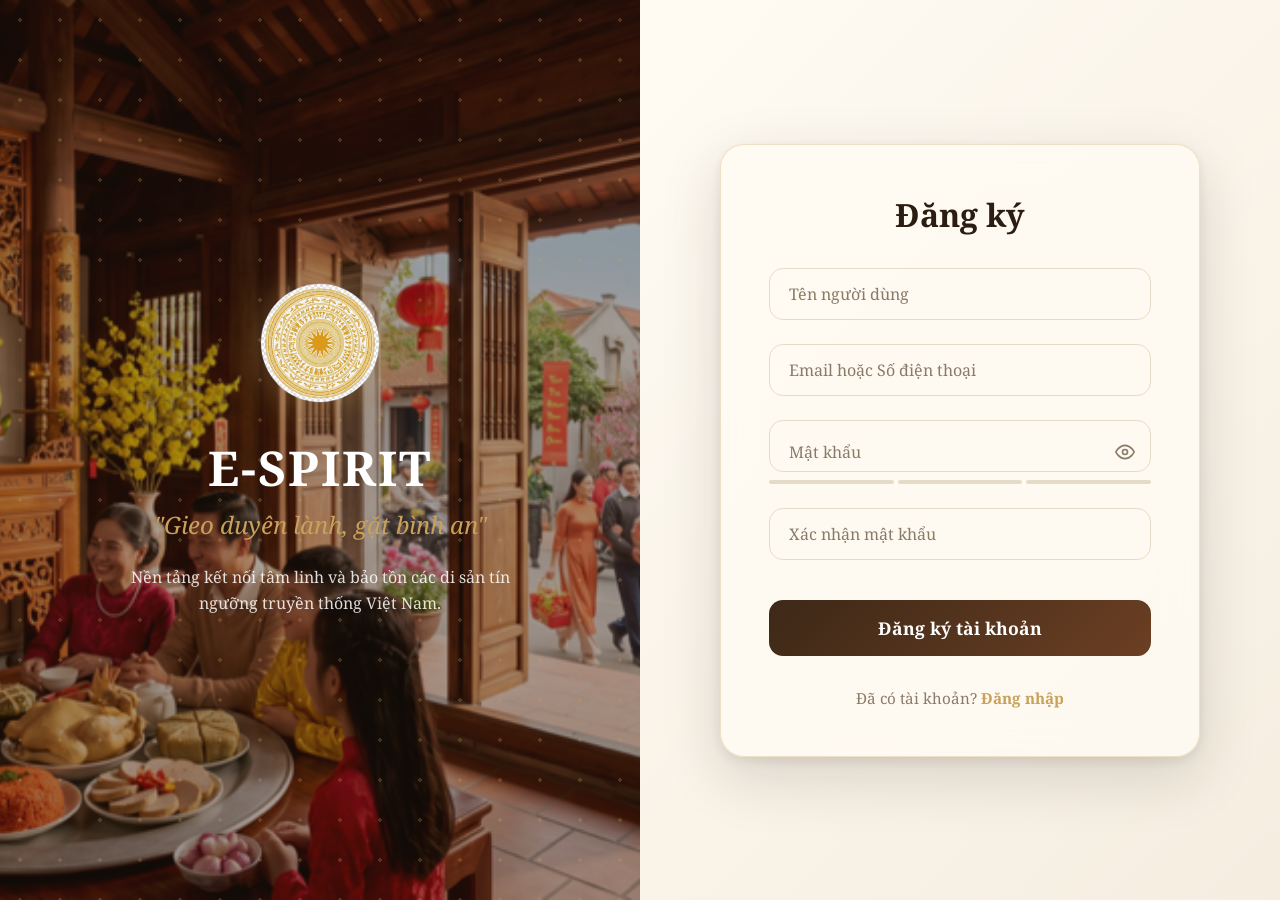
<file: auth_preview.html>
<!DOCTYPE html>
<html lang="vi">
<head>
  <meta charset="UTF-8" />
  <meta name="viewport" content="width=device-width, initial-scale=1.0" />
  <title>E-SPIRIT - Đăng ký</title>
  <link rel="preconnect" href="https://fonts.googleapis.com">
  <link rel="preconnect" href="https://fonts.gstatic.com" crossorigin>
  <link href="https://fonts.googleapis.com/css2?family=Noto+Serif:ital,wght@0,400..900;1,400..900&display=swap" rel="stylesheet">
  <style>
    /* =========================================================
       1. VARIABLES & RESET
       ========================================================= */
    :root {
      --primary-dark: #2B1D12;
      --primary-accent: #C9A15A;
      --primary-accent-light: #E8C77A;
      --text-secondary: #8A7A68;
      --bg-right-start: #FFFBF3;
      --bg-right-end: #F5EDE0;
      --input-border: #E5DCC8;
      --input-focus-ring: rgba(201, 161, 90, 0.25);
      --btn-gradient-start: #3D2817;
      --btn-gradient-end: #6B3F23;
    }

    * {
      box-sizing: border-box;
      margin: 0;
      padding: 0;
    }

    body {
      font-family: 'Noto Serif', serif;
      background: var(--bg-right-start);
      color: var(--primary-dark);
      min-height: 100vh;
      display: flex;
      overflow-x: hidden;
    }

    /* =========================================================
       2. LAYOUT (SPLIT SCREEN)
       ========================================================= */
    .split-layout {
      display: flex;
      width: 100%;
      min-height: 100vh;
    }

    /* =========================================================
       3. LEFT PANEL (BRANDING)
       ========================================================= */
    .left-panel {
      width: 50%;
      position: relative;
      background-color: var(--primary-dark);
      display: flex;
      flex-direction: column;
      align-items: center;
      justify-content: center;
      padding: 3rem;
      overflow: hidden;
      color: #fff;
    }

    .bg-image {
      position: absolute;
      inset: 0;
      width: 100%;
      height: 100%;
      object-fit: cover;
      opacity: 0.6; /* Tối màu để chữ nổi bật */
      z-index: 1;
    }

    /* Lớp SVG Mandala/Họa tiết */
    .pattern-overlay {
      position: absolute;
      inset: 0;
      z-index: 2;
      opacity: 0.25;
      background-image: radial-gradient(circle at center, var(--primary-accent) 2px, transparent 2px);
      background-size: 40px 40px;
      transition: transform 0.1s ease-out; /* Phục vụ parallax */
    }

    .brand-content {
      position: relative;
      z-index: 3;
      text-align: center;
      display: flex;
      flex-direction: column;
      align-items: center;
    }

    .logo-container {
      width: 120px;
      height: 120px;
      border-radius: 50%;
      overflow: hidden;
      border: 1px solid rgba(255, 255, 255, 0.2);
      margin-bottom: 2rem;
      /* Hiệu ứng Glow linh thiêng */
      box-shadow: 0 0 40px rgba(201, 161, 90, 0.4);
    }

    .logo-container img {
      width: 100%;
      height: 100%;
      object-fit: cover;
    }

    .brand-title {
      font-size: 3rem;
      font-weight: 700;
      margin-bottom: 0.5rem;
      letter-spacing: 2px;
    }

    .brand-slogan {
      font-size: 1.5rem;
      color: var(--primary-accent);
      font-style: italic;
      margin-bottom: 1.5rem;
    }

    .brand-desc {
      font-size: 1rem;
      color: rgba(255, 255, 255, 0.85);
      max-width: 400px;
      line-height: 1.6;
    }

    /* =========================================================
       4. RIGHT PANEL (FORM)
       ========================================================= */
    .right-panel {
      width: 50%;
      background: linear-gradient(135deg, var(--bg-right-start) 0%, var(--bg-right-end) 100%);
      display: flex;
      align-items: center;
      justify-content: center;
      padding: 2rem;
      position: relative;
    }

    /* Card Glassmorphism */
    .auth-card {
      width: 100%;
      max-width: 480px;
      background: rgba(255, 251, 243, 0.85);
      backdrop-filter: blur(16px);
      -webkit-backdrop-filter: blur(16px);
      border: 1px solid rgba(201, 161, 90, 0.3);
      border-radius: 24px;
      padding: 3rem;
      /* Double shadow: Gần & Xa */
      box-shadow: 
        0 4px 12px rgba(0,0,0,0.08),
        0 20px 60px rgba(43,29,18,0.15);
      
      /* Animation entrance */
      animation: cardFadeIn 0.4s ease-out forwards;
      transform: translateY(20px);
      opacity: 0;
    }

    @keyframes cardFadeIn {
      to {
        opacity: 1;
        transform: translateY(0);
      }
    }

    .mobile-brand {
      display: none;
      text-align: center;
      margin-bottom: 2rem;
    }

    .auth-title {
      font-size: 2rem;
      font-weight: 700;
      color: var(--primary-dark);
      margin-bottom: 2rem;
      text-align: center;
    }

    /* =========================================================
       5. INPUTS (FLOATING LABELS)
       ========================================================= */
    .form-group {
      position: relative;
      margin-bottom: 1.5rem;
    }

    .form-control {
      width: 100%;
      padding: 14px 16px;
      border-radius: 14px;
      border: 1px solid var(--input-border);
      background: transparent;
      font-size: 1rem;
      color: var(--primary-dark);
      font-family: inherit;
      transition: all 0.2s ease;
    }

    .form-control:focus {
      outline: none;
      border-color: var(--primary-accent);
      box-shadow: 0 0 0 4px var(--input-focus-ring);
      background: #fff;
    }

    /* Floating label */
    .floating-label {
      position: absolute;
      left: 16px;
      top: 50%;
      transform: translateY(-50%);
      background: transparent;
      color: var(--text-secondary);
      font-size: 1rem;
      pointer-events: none;
      transition: all 0.2s ease;
      padding: 0 4px;
    }

    /* Khi input focus HOẶC có placeholder (not :placeholder-shown trick) */
    .form-control:focus ~ .floating-label,
    .form-control:not(:placeholder-shown) ~ .floating-label {
      top: 0;
      font-size: 0.8rem;
      color: var(--primary-accent);
      background: rgba(255, 251, 243, 0.95);
      font-weight: 600;
    }

    /* Icon mắt mật khẩu */
    .pwd-toggle {
      position: absolute;
      right: 16px;
      top: 50%;
      transform: translateY(-50%);
      background: none;
      border: none;
      cursor: pointer;
      color: var(--text-secondary);
      transition: color 0.2s ease;
      display: flex;
      align-items: center;
      justify-content: center;
    }

    .pwd-toggle:hover {
      color: var(--primary-dark);
    }
    
    .pwd-toggle:focus-visible {
      outline: 2px solid var(--primary-accent);
      border-radius: 4px;
    }

    /* Password Strength Indicator */
    .pwd-strength {
      display: flex;
      gap: 4px;
      margin-top: 8px;
      height: 4px;
    }
    .strength-bar {
      flex: 1;
      background: #E5DCC8;
      border-radius: 2px;
      transition: background 0.3s ease;
    }

    /* =========================================================
       6. BUTTON CTA
       ========================================================= */
    .btn-submit {
      width: 100%;
      padding: 16px;
      border-radius: 14px;
      border: none;
      background: linear-gradient(135deg, var(--btn-gradient-start) 0%, var(--btn-gradient-end) 100%);
      color: #fff;
      font-size: 1.1rem;
      font-weight: 700;
      font-family: inherit;
      cursor: pointer;
      margin-top: 1rem;
      transition: all 0.2s ease;
      position: relative;
      overflow: hidden;
    }

    .btn-submit:hover {
      transform: scale(1.02);
      box-shadow: 0 8px 20px rgba(201, 161, 90, 0.3);
    }

    .btn-submit:active {
      transform: scale(0.98);
    }

    .btn-submit:focus-visible {
      outline: 3px solid var(--primary-accent-light);
      outline-offset: 2px;
    }

    /* =========================================================
       7. LINKS & UTILS
       ========================================================= */
    .auth-footer {
      text-align: center;
      margin-top: 2rem;
      font-size: 0.95rem;
      color: var(--text-secondary);
    }

    .auth-link {
      color: var(--primary-accent);
      font-weight: 700;
      text-decoration: none;
      transition: color 0.2s ease;
    }

    .auth-link:hover {
      color: var(--primary-dark);
    }

    .auth-link:focus-visible {
      outline: 2px solid var(--primary-accent);
      border-radius: 4px;
    }

    .error-text {
      color: #d32f2f;
      font-size: 0.85rem;
      margin-top: 4px;
      display: none;
    }

    /* =========================================================
       8. RESPONSIVE DESIGN
       ========================================================= */
    @media (max-width: 1024px) {
      .left-panel {
        display: none; /* Ẩn cột trái */
      }
      .right-panel {
        width: 100%;
      }
      .mobile-brand {
        display: block;
      }
      .mobile-brand h1 {
        font-size: 2rem;
        color: var(--primary-dark);
      }
      .mobile-brand p {
        color: var(--primary-accent);
        font-style: italic;
      }
    }

    @media (max-width: 480px) {
      .right-panel {
        padding: 1rem;
      }
      .auth-card {
        padding: 2rem 1.5rem;
        border-radius: 20px;
      }
      .auth-title {
        font-size: 1.5rem;
      }
    }
  </style>
</head>
<body>

  <div class="split-layout">
    
    <!-- LEFT PANEL -->
    <div class="left-panel" id="parallaxArea">
      <!-- Ảnh nền -->
      <img src="public/anh_ngay_tet.png" alt="Background" class="bg-image" />
      
      <!-- Họa tiết pattern svg parallax -->
      <div class="pattern-overlay" id="patternLayer"></div>
      
      <div class="brand-content">
        <div class="logo-container">
          <!-- Thay source logo thật nếu cần -->
          <img src="public/logo-dongson.jpg" alt="Logo">
        </div>
        <h1 class="brand-title">E-SPIRIT</h1>
        <p class="brand-slogan">"Gieo duyên lành, gặt bình an"</p>
        <p class="brand-desc">
          Nền tảng kết nối tâm linh và bảo tồn các di sản tín ngưỡng truyền thống Việt Nam.
        </p>
      </div>
    </div>

    <!-- RIGHT PANEL -->
    <div class="right-panel">
      <div class="auth-card">
        
        <div class="mobile-brand">
          <h1>E-SPIRIT</h1>
          <p>"Gieo duyên lành, gặt bình an"</p>
        </div>

        <h2 class="auth-title">Đăng ký</h2>

        <form id="registerForm" novalidate>
          
          <!-- Username -->
          <div class="form-group">
            <input type="text" id="username" class="form-control" placeholder=" " required aria-label="Tên người dùng" />
            <label for="username" class="floating-label">Tên người dùng</label>
          </div>

          <!-- Email/Phone -->
          <div class="form-group">
            <input type="text" id="email" class="form-control" placeholder=" " required aria-label="Email hoặc Số điện thoại" />
            <label for="email" class="floating-label">Email hoặc Số điện thoại</label>
          </div>

          <!-- Password -->
          <div class="form-group">
            <input type="password" id="password" class="form-control" placeholder=" " required aria-label="Mật khẩu" />
            <label for="password" class="floating-label">Mật khẩu</label>
            <button type="button" class="pwd-toggle" id="togglePwd" aria-label="Hiện mật khẩu">
              <svg width="20" height="20" viewBox="0 0 24 24" fill="none" stroke="currentColor" stroke-width="2" stroke-linecap="round" stroke-linejoin="round">
                <path d="M1 12s4-8 11-8 11 8 11 8-4 8-11 8-11-8-11-8z"></path>
                <circle cx="12" cy="12" r="3"></circle>
              </svg>
            </button>
            <!-- Progress indicator -->
            <div class="pwd-strength" id="pwdStrength">
              <div class="strength-bar"></div>
              <div class="strength-bar"></div>
              <div class="strength-bar"></div>
            </div>
          </div>

          <!-- Confirm Password -->
          <div class="form-group">
            <input type="password" id="confirmPassword" class="form-control" placeholder=" " required aria-label="Xác nhận mật khẩu" />
            <label for="confirmPassword" class="floating-label">Xác nhận mật khẩu</label>
            <div id="matchIcon" style="position: absolute; right: 16px; top: 50%; transform: translateY(-50%); color: #4caf50; display: none;">
              <svg width="20" height="20" viewBox="0 0 24 24" fill="none" stroke="currentColor" stroke-width="2" stroke-linecap="round" stroke-linejoin="round"><polyline points="20 6 9 17 4 12"></polyline></svg>
            </div>
            <div class="error-text" id="confirmError" role="alert">Mật khẩu xác nhận không khớp</div>
          </div>

          <button type="submit" class="btn-submit">Đăng ký tài khoản</button>
        </form>

        <div class="auth-footer">
          Đã có tài khoản? <a href="#" class="auth-link">Đăng nhập</a>
        </div>
      </div>
    </div>

  </div>

  <script>
    // 1. Password Toggle
    const togglePwd = document.getElementById('togglePwd');
    const pwdInput = document.getElementById('password');
    
    togglePwd.addEventListener('click', () => {
      const type = pwdInput.getAttribute('type') === 'password' ? 'text' : 'password';
      pwdInput.setAttribute('type', type);
      
      // Update icon
      if (type === 'text') {
        togglePwd.innerHTML = '<svg width="20" height="20" viewBox="0 0 24 24" fill="none" stroke="currentColor" stroke-width="2" stroke-linecap="round" stroke-linejoin="round"><path d="M17.94 17.94A10.07 10.07 0 0 1 12 20c-7 0-11-8-11-8a18.45 18.45 0 0 1 5.06-5.94M9.9 4.24A9.12 9.12 0 0 1 12 4c7 0 11 8 11 8a18.5 18.5 0 0 1-2.16 3.19m-6.72-1.07a3 3 0 1 1-4.24-4.24"></path><line x1="1" y1="1" x2="23" y2="23"></line></svg>';
      } else {
        togglePwd.innerHTML = '<svg width="20" height="20" viewBox="0 0 24 24" fill="none" stroke="currentColor" stroke-width="2" stroke-linecap="round" stroke-linejoin="round"><path d="M1 12s4-8 11-8 11 8 11 8-4 8-11 8-11-8-11-8z"></path><circle cx="12" cy="12" r="3"></circle></svg>';
      }
    });

    // 2. Password Strength (Micro-interaction)
    const bars = document.querySelectorAll('.strength-bar');
    pwdInput.addEventListener('input', (e) => {
      const val = e.target.value;
      let strength = 0;
      if (val.length > 0) strength = 1; // Yếu
      if (val.length >= 6 && /[a-z]/.test(val) && /[0-9]/.test(val)) strength = 2; // Trung bình
      if (val.length >= 8 && /[A-Z]/.test(val) && /[^A-Za-z0-9]/.test(val)) strength = 3; // Mạnh

      bars.forEach((bar, index) => {
        if (index < strength) {
          if (strength === 1) bar.style.background = '#d32f2f';
          else if (strength === 2) bar.style.background = '#f57c00';
          else bar.style.background = '#388e3c';
        } else {
          bar.style.background = '#E5DCC8';
        }
      });
      checkMatch();
    });

    // 3. Confirm Password Match (Micro-interaction)
    const confirmInput = document.getElementById('confirmPassword');
    const matchIcon = document.getElementById('matchIcon');
    const errorText = document.getElementById('confirmError');

    const checkMatch = () => {
      if (confirmInput.value.length > 0) {
        if (confirmInput.value === pwdInput.value) {
          matchIcon.style.display = 'block';
          errorText.style.display = 'none';
          confirmInput.style.borderColor = '#4caf50';
        } else {
          matchIcon.style.display = 'none';
          errorText.style.display = 'block';
          confirmInput.style.borderColor = '#d32f2f';
        }
      } else {
        matchIcon.style.display = 'none';
        errorText.style.display = 'none';
        confirmInput.style.borderColor = 'var(--input-border)';
      }
    };
    confirmInput.addEventListener('input', checkMatch);

    // 4. Parallax Effect cho lớp Pattern
    const parallaxArea = document.getElementById('parallaxArea');
    const patternLayer = document.getElementById('patternLayer');
    
    parallaxArea.addEventListener('mousemove', (e) => {
      const x = (e.clientX / window.innerWidth - 0.5) * 20;
      const y = (e.clientY / window.innerHeight - 0.5) * 20;
      patternLayer.style.transform = `translate(${x}px, ${y}px)`;
    });

    // Reset when mouse leaves
    parallaxArea.addEventListener('mouseleave', () => {
      patternLayer.style.transform = `translate(0px, 0px)`;
    });

  </script>
</body>
</html>
</file>
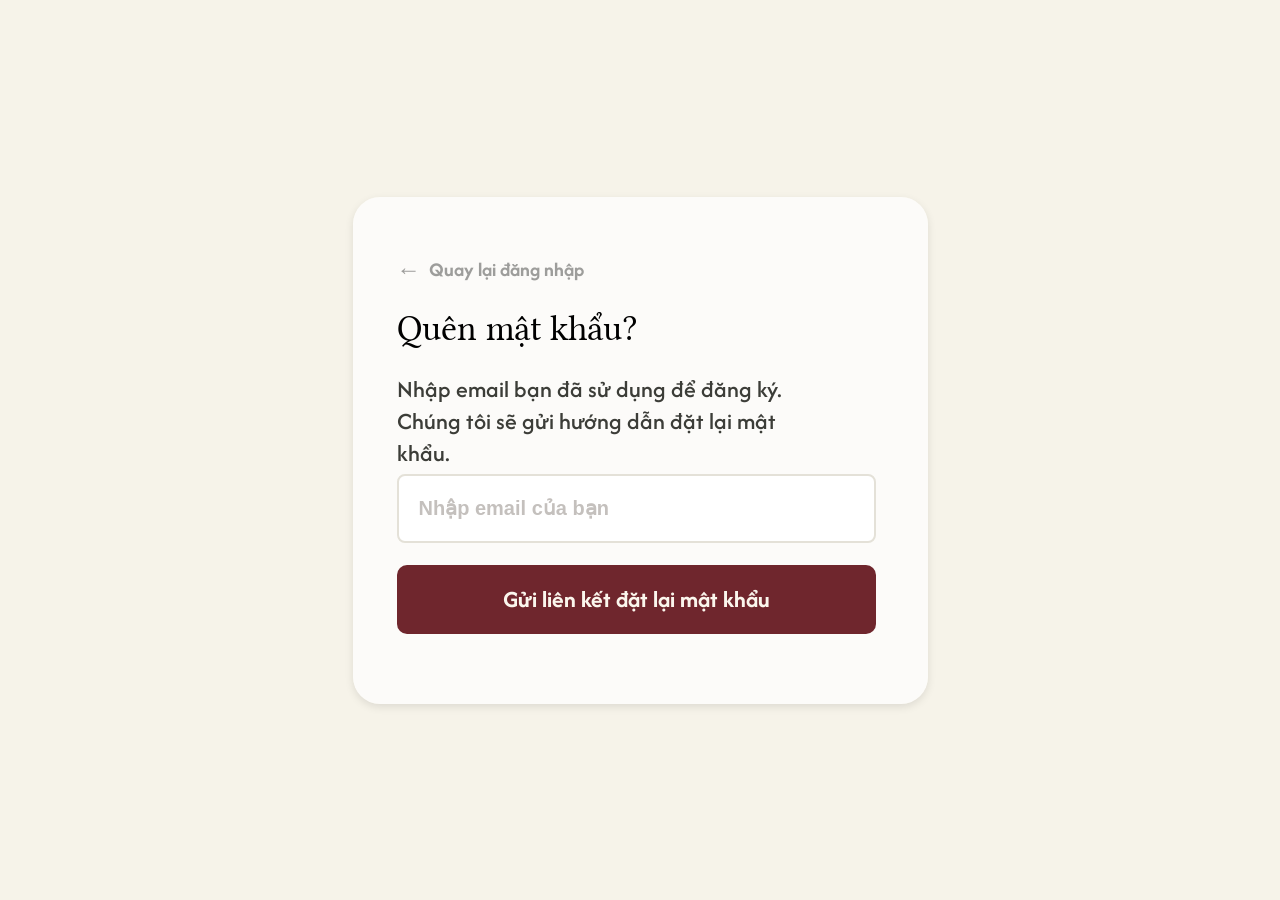
<file: pages/auth/forgot-password.html>
<!DOCTYPE html>
<html lang="vi">
<head>
<meta charset="UTF-8">
<meta name="viewport"
    content="width=device-width, initial-scale=1.0"
    >
<title>Quên mật khẩu - E-SPIRIT</title>
<link rel="preconnect" href="https://fonts.googleapis.com">
<link rel="preconnect"
    href="https://fonts.gstatic.com"
    crossorigin
    >
<link href="https://fonts.googleapis.com/css2?family=Afacad+Flux:wght@400;500;600;700&family=Cormorant+Garamond:wght@500;600&family=Libertinus+Math&display=swap"
    rel="stylesheet"
    >
    <!-- CSS của project -->
<link rel="stylesheet"
    href="../../css/components.css"
    >
<link rel="stylesheet"
    href="../../css/responsive.css"
    >
<style>

    /* RESET */
    * {
        box-sizing: border-box;
    }
    body {
        margin: 0;
        padding: 0;
        background: #F6F3E9;
    }

    /* TRANG */
    .forgot-page {
        min-height: 100vh;

        display: flex;
        align-items: center;
        justify-content: center;

        padding: 20px;

        background: #F6F3E9;
    }

    /* CARD */
    .forgot-card {
        width: 575px;
        height: 507px;
        padding: 60px 44px 50px;
        background: rgba(255, 255, 255, 0.72);
        border: none;
        border-radius: 27px;
        box-shadow:
            0 3px 8px rgba(0, 0, 0, 0.10);
    }

    /* QUAY LẠI ĐĂNG NHẬP */
    .forgot-back {
        width: 150px;
        height: 27px;
        display: flex;
        align-items: center;
        width: fit-content;
        gap: 8px;
        margin-bottom: 27px;
        text-decoration: none;
        font-family: "Afacad Flux", sans-serif;
        font-size: 20px;
        font-weight: 700;
        line-height: 100%;
        color: #9D9D9B;
        transition: color 0.2s ease;
    }
    .forgot-back:hover {
        color: #777570;
    }
    .forgot-back-arrow {
        font-family: Arial, sans-serif;
        font-size: 24px;
        font-weight: 400;
        line-height: 1;
        color: #9D9D9B;
    }

    /* TIÊU ĐỀ */
    .forgot-title {
        width: 244px;
        height: 41px;
        margin: 0 0 21px;
        font-family: "Libertinus Math", serif;
        font-size: 36px;
        font-weight: 400;
        line-height: 1;
        letter-spacing: 0;
        color: #000000;
    }

    /* MÔ TẢ */
    .forgot-description {
        width: 429px;
        height: 64px;
        margin: 0 0 37px;
        font-family: "Afacad Flux", sans-serif;
        font-size: 24px;
        font-weight: 500;
        line-height: 32px;
        letter-spacing: 0;
        color: #3C3D38;
    }

    /* FORM */
    .forgot-form {
        width: 100%;
    }

    /* INPUT */
    .forgot-input {
        width: 479px;
        height: 69px;
        padding: 0 20px;
        border: 2px solid #E4E1D8;
        border-radius: 8px;
        outline: none;
        background: #FFFFFF;
        font-family: "Afacad" , sans-serif;
        font-size: 20px;
        line-height: 1;
        letter-spacing: -2%;
        color: #292522;
        transition:
            border-color 0.2s ease,
            box-shadow 0.2s ease;
    }
    .forgot-input::placeholder {
        color: #C4C0BD;
        opacity: 1;
        font-weight: 700;
    }
    .forgot-input:hover {
        border-color: #D7D1C7;
    }
    .forgot-input:focus {
        border-color: #7A1F2B;
        box-shadow:
            0 0 0 3px rgba(122, 31, 43, 0.08);
    }

    /* ERROR */
    .forgot-error {
        display: none;
        margin-top: 8px;
        font-family: "Afacad Flux", sans-serif;
        font-size: 13px;
        color: #B3261E;
    }
    .forgot-error.show {
        display: block;
    }

    /* BUTTON */
    .forgot-submit {
        width: 479px;
        height: 69px;
        margin-top: 22px;
        border: none;
        border-radius: 10px;
        background: #6F262D;
        color: #FBF6ED;
        font-family: "Afacad Flux", sans-serif;
        font-size: 24px;
        font-weight: 700;
        line-height: 1;
        letter-spacing: -2%;
        cursor: pointer;
        transition:
            background 0.2s ease,
            transform 0.1s ease;
    }
    .forgot-submit:hover {
        background: #6F262D;
    }
    .forgot-submit:active {
        transform: scale(0.99);
    }
    .forgot-submit:disabled {
        opacity: 0.7;
        cursor: not-allowed;
    }

    /* SUCCESS */
    #forgot-sent {
        display: none;
    }

    /* MOBILE */
    @media (max-width: 600px) {
        .forgot-page {
            padding: 20px 16px;
        }
        .forgot-card {
            width: 100%;
            height: auto;
            padding: 40px 28px 42px;
            border-radius: 22px;
        }
        .forgot-back {
            margin-bottom: 30px;
            font-size: 15px;
        }
        .forgot-title {
            font-size: 32px;
            line-height: 34px;
        }
        .forgot-description {
            font-size: 18px;
            line-height: 25px;
            margin-bottom: 30px;
        }
        .forgot-input {
            height: 56px;
        }
        .forgot-submit {
            height: 58px;
            font-size: 16px;
        }
    }
</style>
</head>

<body>
    <main class="forgot-page">
        <section class="forgot-card">

            <!-- QUAY LẠI ĐĂNG NHẬP -->
            <a
                href="login.html"
                class="forgot-back"
            >
                <span class="forgot-back-arrow">
                    ←
                </span>
                <span>
                    Quay lại đăng nhập
                </span>
            </a>

            <!-- NỘI DUNG -->
            <div id="forgot-default">

                <!-- TIÊU ĐỀ -->
                <h1 class="forgot-title">
                    Quên mật khẩu?
                </h1>

                <!-- MÔ TẢ -->
                <p class="forgot-description">
                    Nhập email bạn đã sử dụng để đăng ký.<br>
                    Chúng tôi sẽ gửi hướng dẫn đặt lại mật khẩu.
                </p>

                <!-- FORM -->
                <form
                    id="forgotForm"
                    class="forgot-form"
                    novalidate
                >
                    <div id="forgot-email-field">
                        <input
                            type="email"
                            id="forgot-email"
                            class="forgot-input"
                            placeholder="Nhập email của bạn"
                            autocomplete="email"
                        >
                        <div
                            class="forgot-error"
                            id="forgot-email-error"
                        >
                            Vui lòng nhập email hợp lệ.
                        </div>
                    </div>

                    <!-- BUTTON -->
                    <button
                        type="submit"
                        id="forgotSubmit"
                        class="forgot-submit"
                    >
                        Gửi liên kết đặt lại mật khẩu
                    </button>
                </form>
            </div>

            <!-- SUCCESS -->
            <div id="forgot-sent">
                <h1 class="forgot-title">
                    Kiểm tra email của bạn
                </h1>
                <p class="forgot-description">
                    Chúng tôi đã gửi hướng dẫn đặt lại mật khẩu
                    đến
                    <strong id="forgot-sent-email"></strong>.
                </p>
            </div>
        </section>
    </main>

    <script src="../../js/auth/forgot-password.js"></script>
</body>
</html>
</file>
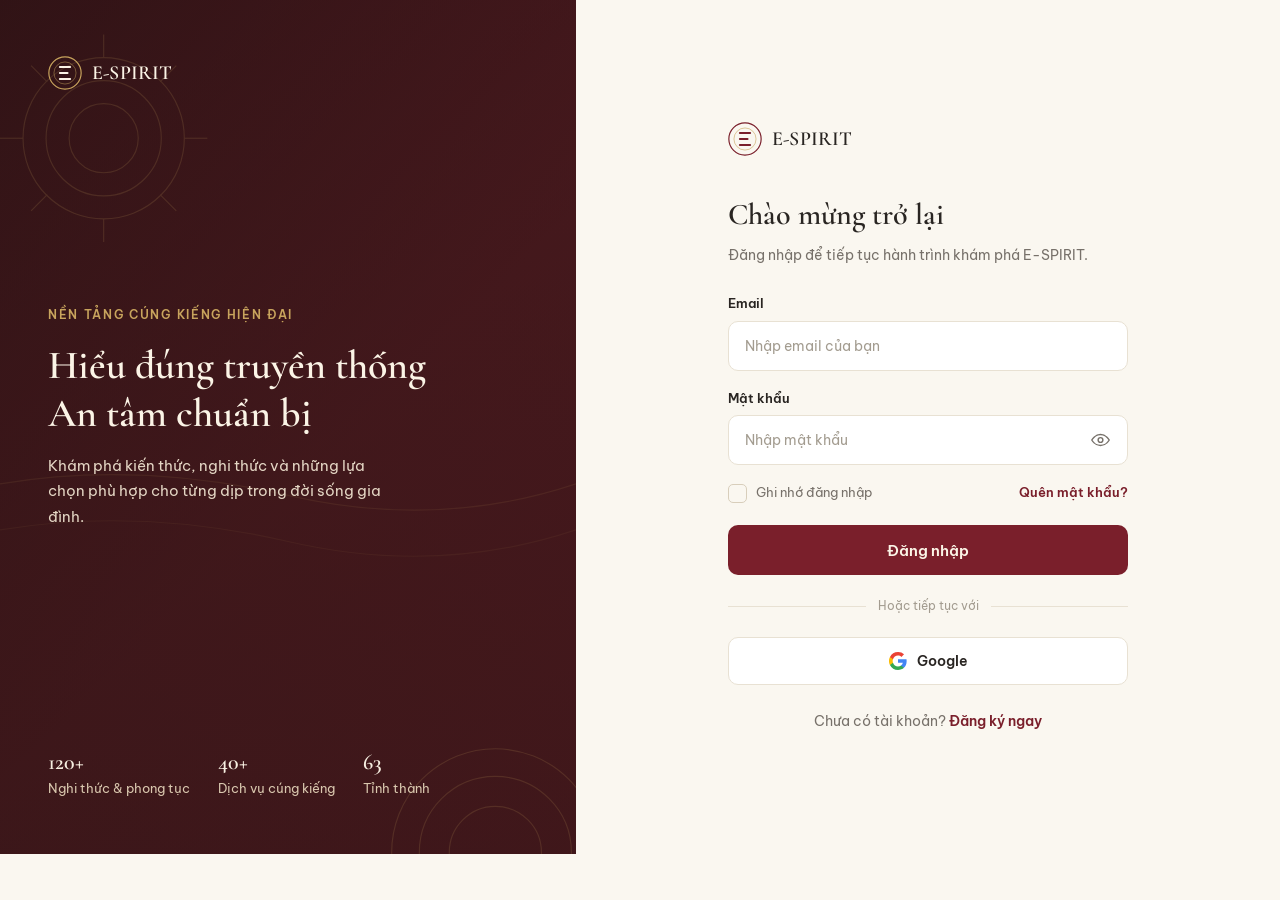
<file: pages/auth/login.html>
<!DOCTYPE html>
<html lang="vi">
<head>
  <meta charset="UTF-8">
  <meta name="viewport" content="width=device-width, initial-scale=1.0">
  <title>Đăng nhập — E-SPIRIT</title>
  <link rel="preconnect" href="https://fonts.googleapis.com">
  <link rel="preconnect" href="https://fonts.gstatic.com" crossorigin>
  <link href="https://fonts.googleapis.com/css2?family=Be+Vietnam+Pro:wght@400;500;600;700&family=Cormorant+Garamond:wght@500;600&display=swap" rel="stylesheet">
  <link rel="stylesheet" href="../../css/style.css">
  <link rel="stylesheet" href="../../css/components.css">
  <link rel="stylesheet" href="../../css/responsive.css">
</head>
<body>
  <div class="split">
    <!-- Brand Panel (Trái) -->
    <div class="brand-panel">
      <svg class="heritage-pattern" viewBox="0 0 500 900" preserveAspectRatio="xMidYMid slice" aria-hidden="true">
        <g stroke="#C8A45D" stroke-width="1" fill="none">
          <circle cx="90" cy="120" r="70"/><circle cx="90" cy="120" r="50"/><circle cx="90" cy="120" r="30"/>
          <circle cx="430" cy="740" r="90"/><circle cx="430" cy="740" r="66"/><circle cx="430" cy="740" r="40"/>
          <g id="rays1" transform="translate(90,120)">
            <line x1="0" y1="-70" x2="0" y2="-90"/><line x1="0" y1="70" x2="0" y2="90"/>
            <line x1="-70" y1="0" x2="-90" y2="0"/><line x1="70" y1="0" x2="90" y2="0"/>
            <line x1="-49" y1="-49" x2="-63" y2="-63"/><line x1="49" y1="49" x2="63" y2="63"/>
            <line x1="49" y1="-49" x2="63" y2="-63"/><line x1="-49" y1="49" x2="-63" y2="63"/>
          </g>
        </g>
        <path d="M0 420 Q 120 400 250 430 T 500 420" stroke="#C8A45D" stroke-width="1" fill="none" opacity="0.6"/>
        <path d="M0 460 Q 120 440 250 470 T 500 460" stroke="#C8A45D" stroke-width="1" fill="none" opacity="0.4"/>
      </svg>
      <div class="brand-top">
        <a href="../../index.html" class="logo">
          <svg class="logo-mark" viewBox="0 0 40 40" fill="none">
            <circle cx="20" cy="20" r="19" stroke="#C8A45D" stroke-width="1.4"/>
            <circle cx="20" cy="20" r="13" stroke="#C8A45D" stroke-width="1" opacity="0.55"/>
            <path d="M14 13H26M14 20H23M14 27H26" stroke="#FBF4E6" stroke-width="2.4" stroke-linecap="round"/>
          </svg>
          <span class="logo-word on-dark">E-SPIRIT</span>
        </a>
      </div>
      <div class="brand-mid">
        <div class="brand-eyebrow">Nền tảng cúng kiếng hiện đại</div>
        <h1 class="brand-title">Hiểu đúng truyền thống<br>An tâm chuẩn bị</h1>
        <p class="brand-desc">Khám phá kiến thức, nghi thức và những lựa chọn phù hợp cho từng dịp trong đời sống gia đình.</p>
      </div>
      <div class="brand-bottom">
        <div class="brand-stat"><b>120+</b>Nghi thức &amp; phong tục</div>
        <div class="brand-stat"><b>40+</b>Dịch vụ cúng kiếng</div>
        <div class="brand-stat"><b>63</b>Tỉnh thành</div>
      </div>
    </div>

    <!-- Form Panel (Phải) -->
    <div class="form-panel">
      <div class="auth-card">
        <a href="../../index.html" class="logo">
          <svg class="logo-mark" viewBox="0 0 40 40" fill="none">
            <circle cx="20" cy="20" r="19" stroke="#7A1F2B" stroke-width="1.4"/>
            <circle cx="20" cy="20" r="13" stroke="#C8A45D" stroke-width="1" opacity="0.7"/>
            <path d="M14 13H26M14 20H23M14 27H26" stroke="#7A1F2B" stroke-width="2.4" stroke-linecap="round"/>
          </svg>
          <span class="logo-word on-light">E-SPIRIT</span>
        </a>

        <div class="card-head">
          <h1>Chào mừng trở lại</h1>
          <p>Đăng nhập để tiếp tục hành trình khám phá E-SPIRIT.</p>
        </div>

        <div id="login-alert-slot"></div>

        <form id="loginForm" novalidate>
          <div class="field" id="login-email-field">
            <label for="login-email">Email</label>
            <input class="input" type="email" id="login-email" name="email" placeholder="Nhập email của bạn" autocomplete="email">
            <div class="field-msg error-msg" id="login-email-error" style="display:none;">
              <svg width="13" height="13" viewBox="0 0 24 24" fill="none"><path d="M12 8v5M12 16h.01M10.3 3.9 1.8 18a2 2 0 0 0 1.7 3h17a2 2 0 0 0 1.7-3L13.7 3.9a2 2 0 0 0-3.4 0Z" stroke="currentColor" stroke-width="2" stroke-linecap="round" stroke-linejoin="round"/></svg>
              <span>Vui lòng nhập email hợp lệ.</span>
            </div>
          </div>

          <div class="field" id="login-pw-field">
            <label for="login-pw">Mật khẩu</label>
            <div class="input-wrap">
              <input class="input has-icon-right" type="password" id="login-pw" name="password" placeholder="Nhập mật khẩu" autocomplete="current-password">
              <button type="button" class="icon-btn" id="togglePwBtn" data-toggle-pw="login-pw" aria-label="Hiện mật khẩu">
                <svg width="19" height="19" viewBox="0 0 24 24" fill="none"><path d="M1 12s4-7 11-7 11 7 11 7-4 7-11 7-11-7-11-7Z" stroke="currentColor" stroke-width="1.8"/><circle cx="12" cy="12" r="3" stroke="currentColor" stroke-width="1.8"/></svg>
              </button>
            </div>
            <div class="field-msg error-msg" id="login-pw-error" style="display:none;">
              <svg width="13" height="13" viewBox="0 0 24 24" fill="none"><path d="M12 8v5M12 16h.01M10.3 3.9 1.8 18a2 2 0 0 0 1.7 3h17a2 2 0 0 0 1.7-3L13.7 3.9a2 2 0 0 0-3.4 0Z" stroke="currentColor" stroke-width="2" stroke-linecap="round" stroke-linejoin="round"/></svg>
              <span>Vui lòng nhập mật khẩu.</span>
            </div>
          </div>

          <div class="row-between">
            <label class="checkbox-row">
              <input type="checkbox" id="login-remember" name="remember">
              <span>Ghi nhớ đăng nhập</span>
            </label>
            <a href="forgot-password.html" class="link-sm">Quên mật khẩu?</a>
          </div>

          <button class="btn btn-primary" type="submit" id="loginSubmit">
            <span>Đăng nhập</span>
          </button>
        </form>

        <div class="divider"><span>Hoặc tiếp tục với</span></div>
        <button class="btn-social" type="button" id="googleLoginBtn">
          <svg width="18" height="18" viewBox="0 0 18 18"><path fill="#4285F4" d="M17.64 9.2c0-.64-.06-1.25-.16-1.84H9v3.48h4.84a4.14 4.14 0 0 1-1.8 2.72v2.26h2.92c1.7-1.57 2.68-3.88 2.68-6.62Z"/><path fill="#34A853" d="M9 18c2.43 0 4.47-.8 5.96-2.18l-2.92-2.26c-.81.54-1.85.86-3.04.86-2.34 0-4.32-1.58-5.03-3.71H.96v2.33A9 9 0 0 0 9 18Z"/><path fill="#FBBC05" d="M3.97 10.71a5.4 5.4 0 0 1 0-3.42V4.96H.96a9 9 0 0 0 0 8.08l3.01-2.33Z"/><path fill="#EA4335" d="M9 3.58c1.32 0 2.51.46 3.44 1.35l2.59-2.59A8.6 8.6 0 0 0 9 0 9 9 0 0 0 .96 4.96l3.01 2.33C4.68 5.16 6.66 3.58 9 3.58Z"/></svg>
          <span>Google</span>
        </button>

        <p class="bottom-note">Chưa có tài khoản? <a href="register.html">Đăng ký ngay</a></p>
      </div>
    </div>
  </div>

  <script src="../../js/auth/validation.js"></script>
  <script src="../../js/auth/login.js"></script>
</body>
</html>
</file>
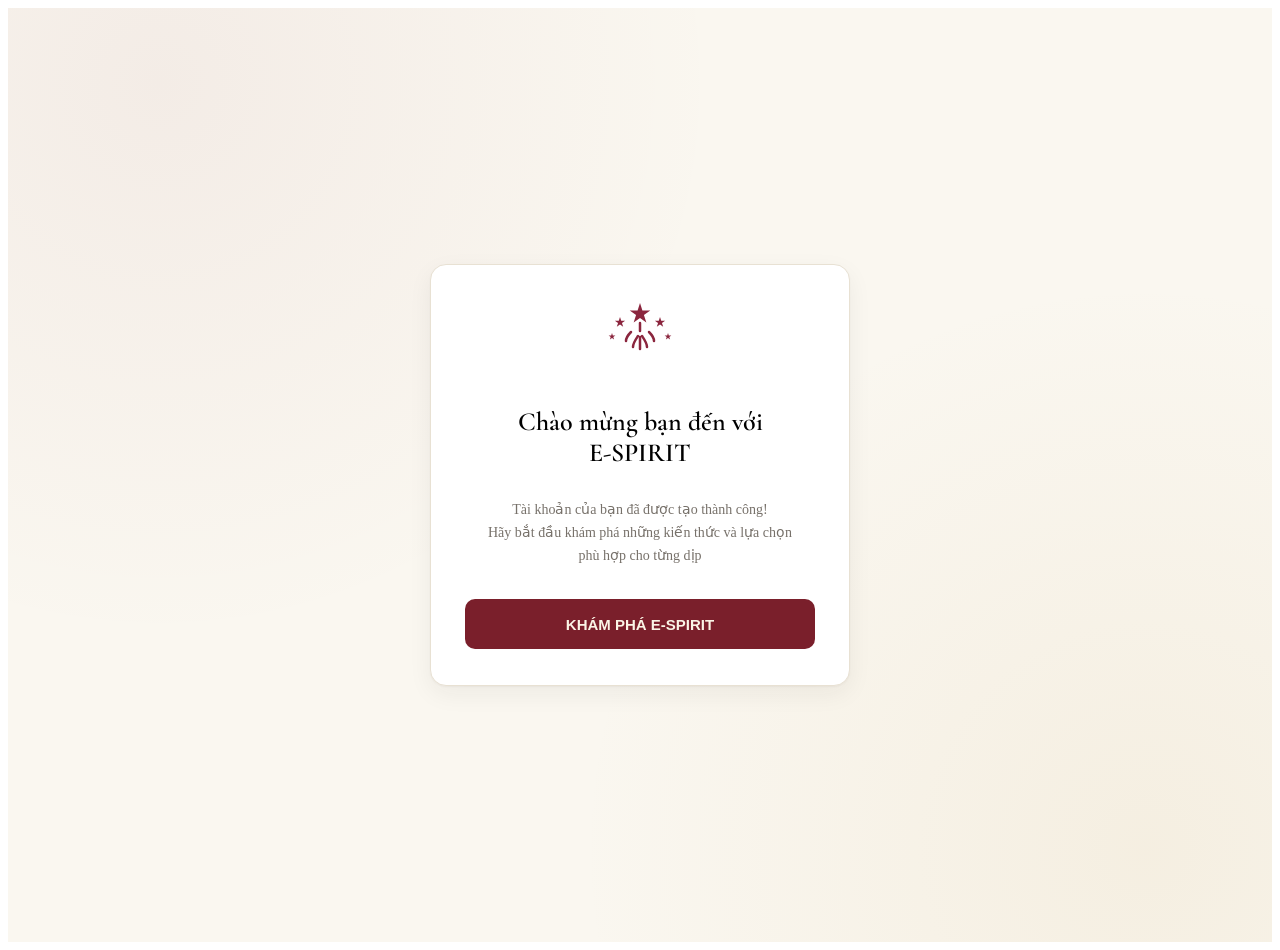
<file: pages/auth/register-success.html>
<!DOCTYPE html>
<html lang="vi">
<head>
    <meta charset="UTF-8">
    <meta name="viewport" content="width=device-width, initial-scale=1.0">
    <title>Đăng ký thành công - E-spirit</title>
    <link rel="stylesheet" href="../../css/components.css">
    <link rel="stylesheet" href="../../css/responsive.css">
    <link href="https://fonts.googleapis.com/css2?family=Be+Vietnam+Pro:wght@400;500;600&family=Cormorant+Garamond:wght@600;700&display=swap" rel="stylesheet">
</head>
<body>

    <main class="standalone">
        <div class="standalone-inner">
            <div class="standalone-card" style="text-align: center; display: flex; flex-direction: column; align-items: center;">

                <div class="success-icon" style="margin-bottom: 24px;">
                    <!-- Icon Pháo hoa 5 ngôi sao chuẩn theo thiết kế Figma thực tế -->
                    <svg width="72" height="60" viewBox="0 0 72 60" fill="none" xmlns="http://www.w3.org/2000/svg">
                        <!-- Ngôi sao giữa trên -->
                        <path d="M36 2L38.4157 9.43844H46.2735L39.9289 14.0481L42.3446 21.4866L36 16.8769L29.6554 21.4866L32.0711 14.0481L25.7265 9.43844H33.5843L36 2Z" fill="#8B263E"/>
                        <!-- Ngôi sao bên trái -->
                        <path d="M16 16L17.2078 19.7192H21.1368L17.9645 22.0241L19.1722 25.7433L16 23.4384L12.8278 25.7433L14.0355 22.0241L10.8632 19.7192H14.7922L16 16Z" fill="#8B263E"/>
                        <!-- Ngôi sao bên phải -->
                        <path d="M56 16L57.2078 19.7192H61.1368L57.9645 22.0241L59.1722 25.7433L56 23.4384L52.8278 25.7433L54.0355 22.0241L50.8632 19.7192H54.7922L56 16Z" fill="#8B263E"/>
                        <!-- Ngôi sao góc trái dưới -->
                        <path d="M8 32L8.8039 34.4764H11.4019L9.29895 36.0022L10.1029 38.4786L8 36.9527L5.89705 38.4786L6.701 36.0022L4.59805 34.4764H7.1961L8 32Z" fill="#8B263E"/>
                        <!-- Ngôi sao góc phải dưới -->
                        <path d="M64 32L64.8039 34.4764H67.4019L65.2989 36.0022L66.1029 38.4786L64 36.9527L61.8971 38.4786L62.701 36.0022L60.5981 34.4764H63.1961L64 32Z" fill="#8B263E"/>
                        <!-- Các tia pháo hoa ở giữa -->
                        <path d="M22 40C22 36.5 25 33 27 31" stroke="#8B263E" stroke-width="2.5" stroke-linecap="round"/>
                        <path d="M36 30C36 26 36 22 36 22" stroke="#8B263E" stroke-width="2.5" stroke-linecap="round"/>
                        <path d="M50 40C50 36.5 47 33 45 31" stroke="#8B263E" stroke-width="2.5" stroke-linecap="round"/>
                        <path d="M29 46C29 42 32 38 34 35" stroke="#8B263E" stroke-width="2.5" stroke-linecap="round"/>
                        <path d="M43 46C43 42 40 38 38 35" stroke="#8B263E" stroke-width="2.5" stroke-linecap="round"/>
                        <path d="M36 48V36" stroke="#8B263E" stroke-width="2.5" stroke-linecap="round"/>
                    </svg>
                </div>

                <h1 style="margin-bottom: 16px;">Chào mừng bạn đến với<br>E-SPIRIT</h1>

                <p class="desc" style="margin-bottom: 32px;">
                    Tài khoản của bạn đã được tạo thành công!<br>
                    Hãy bắt đầu khám phá những kiến thức và lựa chọn<br>
                    phù hợp cho từng dịp
                </p>

                <button type="button" class="btn btn-primary" id="exploreBtn" style="width: 100%; text-transform: uppercase;">
                    KHÁM PHÁ E-SPIRIT
                </button>

            </div>
        </div>
    </main>

    <script src="../../js/auth/register-success.js"></script>

</body>
</html>
</file>
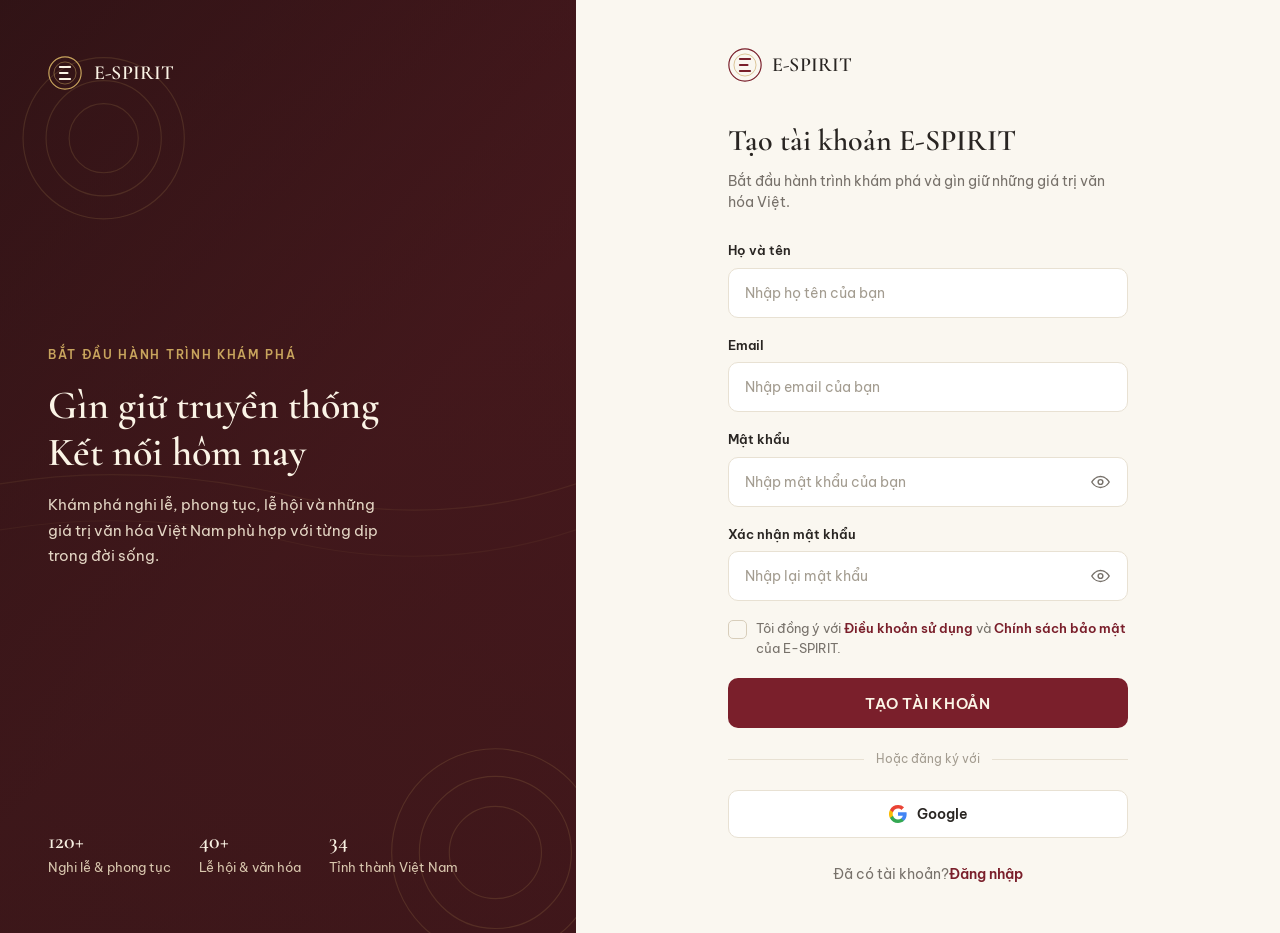
<file: pages/auth/register.html>
<!DOCTYPE html>
<html lang="vi">

<head>
  <meta charset="UTF-8">
  <meta name="viewport" content="width=device-width, initial-scale=1.0">
  <title>Đăng ký — E-SPIRIT</title>
  <meta name="description"
    content="Tạo tài khoản E-SPIRIT để khám phá kiến thức, nghi thức và dịch vụ cúng kiếng phù hợp cho gia đình bạn.">
  <link rel="preconnect" href="https://fonts.googleapis.com">
  <link rel="preconnect" href="https://fonts.gstatic.com" crossorigin>
  <link
    href="https://fonts.googleapis.com/css2?family=Be+Vietnam+Pro:wght@400;500;600;700&family=Cormorant+Garamond:wght@500;600&display=swap"
    rel="stylesheet">
  <link rel="stylesheet" href="../../css/components.css">
  <link rel="stylesheet" href="../../css/responsive.css">
  <link rel="stylesheet" href="../../css/style.css">
</head>

<body>

  <div class="split">
    <!-- Brand panel -->
    <div class="brand-panel">
      <svg class="heritage-pattern" viewBox="0 0 500 900" preserveAspectRatio="xMidYMid slice">
        <g stroke="#C8A45D" stroke-width="1" fill="none">
          <circle cx="90" cy="120" r="70" />
          <circle cx="90" cy="120" r="50" />
          <circle cx="90" cy="120" r="30" />
          <circle cx="430" cy="740" r="90" />
          <circle cx="430" cy="740" r="66" />
          <circle cx="430" cy="740" r="40" />
        </g>
        <path d="M0 420 Q 120 400 250 430 T 500 420" stroke="#C8A45D" stroke-width="1" fill="none" opacity="0.6" />
        <path d="M0 460 Q 120 440 250 470 T 500 460" stroke="#C8A45D" stroke-width="1" fill="none" opacity="0.4" />
      </svg>
      <div class="brand-top">
        <svg class="logo-mark" viewBox="0 0 40 40" fill="none">
          <circle cx="20" cy="20" r="19" stroke="#C8A45D" stroke-width="1.4" />
          <circle cx="20" cy="20" r="13" stroke="#C8A45D" stroke-width="1" opacity="0.55" />
          <path d="M14 13H26M14 20H23M14 27H26" stroke="#FBF4E6" stroke-width="2.4" stroke-linecap="round" />
        </svg>
        <span class="logo-word on-dark">E-SPIRIT</span>
      </div>
      <div class="brand-mid">
        <div class="brand-eyebrow">Bắt đầu hành trình khám phá</div>
        <h1 class="brand-title">Gìn giữ truyền thống<br>Kết nối hôm nay</h1>
        <p class="brand-desc">Khám phá nghi lễ, phong tục, lễ hội và những giá trị văn hóa Việt Nam phù
          hợp với từng dịp trong đời sống.</p>
      </div>
      <div class="brand-bottom">
        <div class="brand-stat"><b>120+</b>Nghi lễ &amp; phong tục</div>
        <div class="brand-stat"><b>40+</b>Lễ hội &amp; văn hóa</div>
        <div class="brand-stat"><b>34</b>Tỉnh thành Việt Nam</div>
      </div>
    </div>

    <!-- Form panel -->
    <div class="form-panel">
      <div class="auth-card">
        <a href="../../index.html" class="logo" id="logo-link">
          <svg class="logo-mark" viewBox="0 0 40 40" fill="none">
            <circle cx="20" cy="20" r="19" stroke="#7A1F2B" stroke-width="1.4" />
            <circle cx="20" cy="20" r="13" stroke="#C8A45D" stroke-width="1" opacity="0.7" />
            <path d="M14 13H26M14 20H23M14 27H26" stroke="#7A1F2B" stroke-width="2.4" stroke-linecap="round" />
          </svg>
          <span class="logo-word on-light">E-SPIRIT</span>
        </a>

        <div class="card-head">
          <h1>Tạo tài khoản E-SPIRIT</h1>
          <p>Bắt đầu hành trình khám phá và gìn giữ những giá trị văn hóa Việt.</p>
        </div>

        <!-- Alert slot -->
        <div id="register-alert-slot"></div>

        <form id="registerForm" novalidate>
          <!-- Full Name -->
          <div class="field" id="reg-name-field">
            <label for="reg-name">Họ và tên</label>
            <input class="input" type="text" id="reg-name" placeholder="Nhập họ tên của bạn" autocomplete="name">
            <div class="field-msg error-msg" id="reg-name-error" style="display:none;">
              <svg width="13" height="13" viewBox="0 0 24 24" fill="none">
                <path d="M12 8v5M12 16h.01M10.3 3.9 1.8 18a2 2 0 0 0 1.7 3h17a2 2 0 0 0 1.7-3L13.7 3.9a2 2 0 0 0-3.4 0Z"
                  stroke="currentColor" stroke-width="2" stroke-linecap="round" stroke-linejoin="round" />
              </svg>
              <span>Vui lòng nhập họ và tên.</span>
            </div>
          </div>

          <!-- Email -->
          <div class="field" id="reg-email-field">
            <label for="reg-email">Email</label>
            <input class="input" type="email" id="reg-email" placeholder="Nhập email của bạn" autocomplete="email">
            <div class="field-msg error-msg" id="reg-email-error" style="display:none;">
              <svg width="13" height="13" viewBox="0 0 24 24" fill="none">
                <path d="M12 8v5M12 16h.01M10.3 3.9 1.8 18a2 2 0 0 0 1.7 3h17a2 2 0 0 0 1.7-3L13.7 3.9a2 2 0 0 0-3.4 0Z"
                  stroke="currentColor" stroke-width="2" stroke-linecap="round" stroke-linejoin="round" />
              </svg>
              <span id="reg-email-error-text">Vui lòng nhập email hợp lệ.</span>
            </div>
          </div>

          <!-- Password -->
          <div class="field" id="reg-pw-field">
            <label for="reg-pw">Mật khẩu</label>
            <div class="input-wrap">
              <input class="input has-icon-right" type="password" id="reg-pw" placeholder="Nhập mật khẩu của bạn"
                autocomplete="new-password">
              <button type="button" class="icon-btn" id="toggle-pw" aria-label="Hiện mật khẩu">
                <svg width="19" height="19" viewBox="0 0 24 24" fill="none">
                  <path d="M1 12s4-7 11-7 11 7 11 7-4 7-11 7-11-7-11-7Z" stroke="currentColor" stroke-width="1.8" />
                  <circle cx="12" cy="12" r="3" stroke="currentColor" stroke-width="1.8" />
                </svg>
              </button>
            </div>
            <div class="field-msg error-msg" id="reg-pw-error" style="display:none;">
              <svg width="13" height="13" viewBox="0 0 24 24" fill="none">
                <path d="M12 8v5M12 16h.01M10.3 3.9 1.8 18a2 2 0 0 0 1.7 3h17a2 2 0 0 0 1.7-3L13.7 3.9a2 2 0 0 0-3.4 0Z"
                  stroke="currentColor" stroke-width="2" stroke-linecap="round" stroke-linejoin="round" />
              </svg>
              <span>Mật khẩu phải có ít nhất 8 ký tự.</span>
            </div>
            <!-- Password strength -->
            <div class="pw-strength" id="pw-strength" style="display:none;">
              <div class="pw-bars">
                <div class="pw-bar" id="bar1"></div>
                <div class="pw-bar" id="bar2"></div>
                <div class="pw-bar" id="bar3"></div>
              </div>
              <div class="pw-label" id="pw-label"></div>
              <div class="pw-reqs">
                <div class="pw-req" id="req-len"><span class="dot"></span>Ít nhất 8 ký tự</div>
                <div class="pw-req" id="req-upper"><span class="dot"></span>Có chữ hoa</div>
                <div class="pw-req" id="req-lower"><span class="dot"></span>Có chữ thường</div>
                <div class="pw-req" id="req-num"><span class="dot"></span>Có số</div>
              </div>
            </div>
          </div>

          <!-- Confirm Password -->
          <div class="field" id="reg-confirm-field">
            <label for="reg-confirm">Xác nhận mật khẩu</label>
            <div class="input-wrap">
              <input class="input has-icon-right" type="password" id="reg-confirm" placeholder="Nhập lại mật khẩu"
                autocomplete="new-password">
              <button type="button" class="icon-btn" id="toggle-confirm" aria-label="Hiện mật khẩu">
                <svg width="19" height="19" viewBox="0 0 24 24" fill="none">
                  <path d="M1 12s4-7 11-7 11 7 11 7-4 7-11 7-11-7-11-7Z" stroke="currentColor" stroke-width="1.8" />
                  <circle cx="12" cy="12" r="3" stroke="currentColor" stroke-width="1.8" />
                </svg>
              </button>
            </div>
            <div class="field-msg error-msg" id="reg-confirm-error" style="display:none;">
              <svg width="13" height="13" viewBox="0 0 24 24" fill="none">
                <path d="M12 8v5M12 16h.01M10.3 3.9 1.8 18a2 2 0 0 0 1.7 3h17a2 2 0 0 0 1.7-3L13.7 3.9a2 2 0 0 0-3.4 0Z"
                  stroke="currentColor" stroke-width="2" stroke-linecap="round" stroke-linejoin="round" />
              </svg>
              <span>Mật khẩu xác nhận không khớp.</span>
            </div>
          </div>

          <!-- Terms checkbox -->
          <div style="margin-bottom: 20px;">
            <label class="checkbox-row" id="terms-row">
              <input type="checkbox" id="reg-terms">
              <span>Tôi đồng ý với <a href="#">Điều khoản sử dụng</a> và <a href="#">Chính sách bảo mật</a> của
                E-SPIRIT.</span>
            </label>
            <div class="field-msg error-msg" id="reg-terms-error" style="display:none;">
              <svg width="13" height="13" viewBox="0 0 24 24" fill="none">
                <path d="M12 8v5M12 16h.01M10.3 3.9 1.8 18a2 2 0 0 0 1.7 3h17a2 2 0 0 0 1.7-3L13.7 3.9a2 2 0 0 0-3.4 0Z"
                  stroke="currentColor" stroke-width="2" stroke-linecap="round" stroke-linejoin="round" />
              </svg>
              <span>Bạn cần đồng ý với điều khoản để tiếp tục.</span>
            </div>
          </div>

          <!-- Register button -->
          <button class="btn btn-primary" type="submit" id="registerSubmit"
            style="text-transform: uppercase; letter-spacing: 0.05em;">
            <span>Tạo tài khoản</span>
          </button>
        </form>

        <div class="divider"><span>Hoặc đăng ký với</span></div>

        <!-- Google button -->
        <button class="btn-social" type="button" id="google-register-btn">
          <svg width="18" height="18" viewBox="0 0 18 18">
            <path fill="#4285F4"
              d="M17.64 9.2c0-.64-.06-1.25-.16-1.84H9v3.48h4.84a4.14 4.14 0 0 1-1.8 2.72v2.26h2.92c1.7-1.57 2.68-3.88 2.68-6.62Z" />
            <path fill="#34A853"
              d="M9 18c2.43 0 4.47-.8 5.96-2.18l-2.92-2.26c-.81.54-1.85.86-3.04.86-2.34 0-4.32-1.58-5.03-3.71H.96v2.33A9 9 0 0 0 9 18Z" />
            <path fill="#FBBC05" d="M3.97 10.71a5.4 5.4 0 0 1 0-3.42V4.96H.96a9 9 0 0 0 0 8.08l3.01-2.33Z" />
            <path fill="#EA4335"
              d="M9 3.58c1.32 0 2.51.46 3.44 1.35l2.59-2.59A8.6 8.6 0 0 0 9 0 9 9 0 0 0 .96 4.96l3.01 2.33C4.68 5.16 6.66 3.58 9 3.58Z" />
          </svg>
          <span>Google</span>
        </button>

        <p class="bottom-note">Đã có tài khoản?<a href="login.html" id="login-link">Đăng nhập</a></p>
      </div>
    </div>
  </div>

  <script src="../../js/auth/register.js"></script>
</body>

</html>
</file>
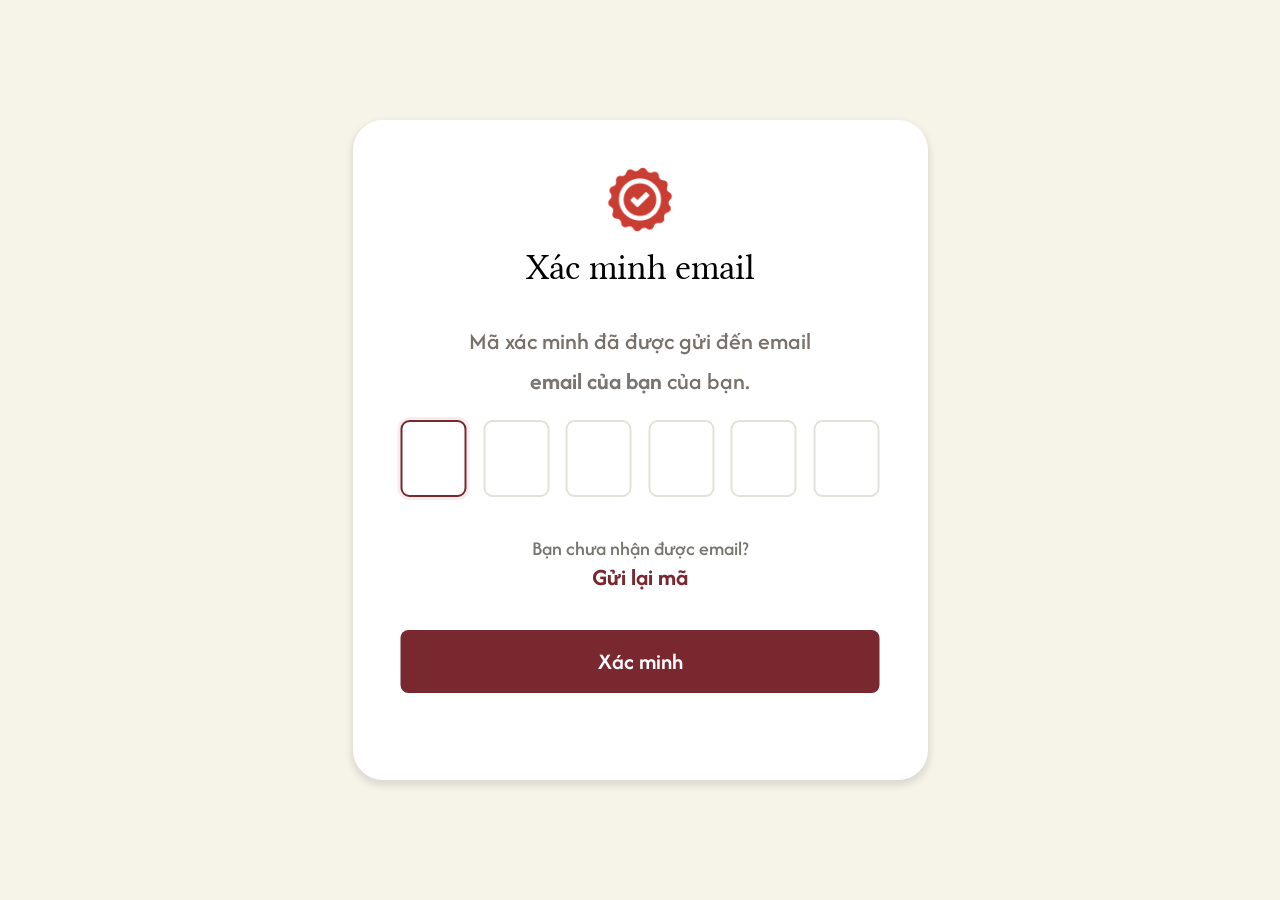
<file: pages/auth/verify-otp.html>
<!DOCTYPE html>
<html lang="vi">
<head>
    <meta charset="UTF-8">
    <meta name="viewport" content="width=device-width, initial-scale=1.0">
    <title>Xác minh email - E-SPIRIT</title>

    <link rel="preconnect" href="https://fonts.googleapis.com">
    <link rel="preconnect" href="https://fonts.gstatic.com" crossorigin>
    <link href="https://fonts.googleapis.com/css2?family=Afacad+Flux:wght@400;500;600;700&family=Libertinus+Math&display=swap" rel="stylesheet">

    <link rel="stylesheet" href="../../css/components.css">
    <link rel="stylesheet" href="../../css/responsive.css">

    <style>
* {
    box-sizing: border-box;
}
html,
body {
    margin: 0;
    padding: 0;
    width: 100%;
    min-height: 100%;
}

body {
    background: #F6F3E9;
}

/* PAGE */
.standalone {
    width: 100%;
    min-height: 100vh;
    display: flex;
    align-items: center;
    justify-content: center;
    padding: 0;
    background: #F6F3E9;
    max-width: none !important;
}

.standalone-inner {
    width: 575px !important;
    max-width: none !important;
    height: 660px;
    display: flex;
    justify-content: center;
}

.standalone-card {
    position: relative;
    width: 575px !important;
    max-width: none !important;
    min-width: 575px !important;
    height: 660px;
    margin: 0;
    padding: 0;
    border-radius: 30px;
    background: #FFFFFF;
    border: none;
    box-shadow: 0px 4px 7px 2px #0000001A;
    text-align: center;
}

/* ICON */
.verify-icon {
    position: absolute;
    top: 20px;
    left: 50%;
    width: 119px;
    height: 119px;
    margin: 0;
    transform: translateX(-50%);
    display: flex;
    align-items: center;
    justify-content: center;
}

.verify-icon img {
    width: 119px;
    height: 119px;
    display: block;
    object-fit: contain;
}

/* TIÊU ĐỀ */
.standalone-card h1 {
    position: absolute;
    top: 130px;
    left: 50%;
    width: 231px;
    height: 41px;
    margin: 0;
    transform: translateX(-50%);
    font-family: "Libertinus Math", serif;
    font-size: 36px;
    font-weight: 400;
    line-height: 100%;
    letter-spacing: 0%;
    color: #000000;
    text-align: center;
}

/* MÔ TẢ */
.desc.otp-description {
    position: absolute;
    top: 202px;
    left: 50%;
    width: 500px;
    height: 60px;
    margin: 0;
    transform: translateX(-50%);
    font-family: "Afacad Flux", sans-serif;
    font-size: 24px !important;
    font-weight: 500;
    line-height: 30px;
    color: #797572;
    text-align: center;
}

.otp-email {
    font-weight: 700;
    color: #797572;
}

/* FORM */
.otp-form {
    position: absolute;
    width: 100%;
    height: auto;
    margin: 0;
    padding: 0;
}

/* 6 Ô OTP */
.otp-inputs {
    position: absolute;
    top: 300px;
    left: 50%;
    width: 479px;
    height: 77px;
    margin: 0;
    transform: translateX(-50%);
    display: flex;
    align-items: center;
    justify-content: space-between;
}

.otp-input {
    flex: 0 0 66px;
    width: 66px;
    height: 77px;
    padding: 0;
    border: 2px solid #E4E1D8;
    border-radius: 9px;
    background: #FFFFFF;
    outline: none;
    text-align: center;
    font-family: "Afacad Flux", sans-serif;
    font-size: 26px;
    font-weight: 600;
    color: #292522;
    transition:
        border-color 0.2s ease,
        box-shadow 0.2s ease;
}

.otp-input:focus {
    border-color: #7A2830;
    box-shadow: 0 0 0 3px rgba(122, 40, 48, 0.08);
}

/* ERROR */
.otp-error {
    position: absolute;
    top: 385px;
    left: 50%;
    width: 479px;
    height: 24px;
    margin: 0;
    transform: translateX(-50%);
    display: flex;
    justify-content: center;
    align-items: center;
    font-family: "Afacad Flux", sans-serif;
    font-size: 16px;
    line-height: 20px;
    color: #D32F2F;
    visibility: hidden;
}
.otp-error.show {
    visibility: visible;
}

/* TIMER */

.otp-timer {
    display: none;
}

/* GỬI LẠI MÃ */
.resend-wrapper {
    position: absolute;
    top: 419px;
    left: 50%;
    width: 479px;
    margin: 0;
    transform: translateX(-50%);
    text-align: center;
}

.resend-wrapper::before {
    content: "Bạn chưa nhận được email?";
    display: block;
    margin: 0 0 7px;
    font-family: "Afacad Flux", sans-serif;
    font-size: 20px;
    font-weight: 500;
    line-height: 20px;
    color: #777570;
}

.resend-button {
    border: none;
    background: transparent;
    padding: 0;
    font-family: "Afacad Flux", sans-serif;
    font-size: 24px;
    font-weight: 700;
    line-height: 23px;
    color: #7A2830;
    cursor: pointer;
}

/* NÚT XÁC MINH */
#verifyOtpButton {
    position: absolute;
    top: 510px;
    left: 50%;
    width: 479px;
    height: 63px;
    margin: 0;
    transform: translateX(-50%);
    border: none;
    border-radius: 8px;
    background: #7A2830;
    color: #FFFFFF;
    font-family: "Afacad Flux", sans-serif;
    font-size: 23px;
    font-weight: 600;
    line-height: 29px;
    cursor: pointer;
}

#verifyOtpButton:hover {
    background: #682129;
}

/* MOBILE */
@media (max-width: 600px) {
    .standalone {
        padding: 20px 16px;
    }

    .standalone-inner {
        width: 100%;
        height: auto;
        flex: none;
    }

    .standalone-card {
        width: 100% !important;
        min-width: 0;
        height: 660px !important;
        min-height: 660px;
        border-radius: 22px;
    }

    .otp-form {
        width: calc(100% - 48px);
        max-width: 435px;
    }

    .otp-inputs {
        width: 100%;
        gap: 8px;
    }

    .otp-input {
        flex: 1 1 0;
        width: auto;
        height: 62px;
        line-height: normal;
    }

    #verifyOtpButton {
        width: 100%;
    }
}
    
    </style>
</head>

<body>
    <main class="standalone">
        <div class="standalone-inner">
            <section class="standalone-card">

                <!-- ICON -->
                <div class="verify-icon" aria-hidden="true">
                    <img src="[data-uri]" alt="">
                </div>

                <!-- TITLE -->
                <h1>Xác minh email</h1>

                <!-- DESCRIPTION -->
                <p class="desc otp-description">
                    Mã xác minh đã được gửi đến email<br>
                    <span class="otp-email" id="otpEmail">ntt@gmail.com</span> của bạn.
                </p>

                <!-- OTP FORM -->
                <form id="verifyOtpForm" class="otp-form" novalidate>

                    <div class="otp-inputs" id="otpInputs">
                        <input class="otp-input" type="text" inputmode="numeric" maxlength="1" autocomplete="one-time-code" aria-label="OTP số 1">
                        <input class="otp-input" type="text" inputmode="numeric" maxlength="1" aria-label="OTP số 2">
                        <input class="otp-input" type="text" inputmode="numeric" maxlength="1" aria-label="OTP số 3">
                        <input class="otp-input" type="text" inputmode="numeric" maxlength="1" aria-label="OTP số 4">
                        <input class="otp-input" type="text" inputmode="numeric" maxlength="1" aria-label="OTP số 5">
                        <input class="otp-input" type="text" inputmode="numeric" maxlength="1" aria-label="OTP số 6">
                    </div>

                    <!-- ERROR -->
                    <div class="otp-error" id="otpError">
                        <span id="otpErrorText">OTP không hợp lệ.</span>
                    </div>

                    <!-- TIMER: giữ ID để verify-otp.js không lỗi -->
                    <div class="otp-timer" id="otpTimer">
                        Mã OTP hết hạn sau
                        <strong id="countdown">01:00</strong>
                    </div>

                    <!-- RESEND -->
                    <div class="resend-wrapper">
                        <button type="button" class="resend-button" id="resendOtp">
                            Gửi lại mã
                        </button>
                    </div>

                    <!-- VERIFY -->
                    <button type="submit" class="btn btn-primary" id="verifyOtpButton">
                        <span id="verifyButtonText">Xác minh</span>
                    </button>

                </form>
            </section>
        </div>
    </main>

    <script src="../../js/auth/verify-otp.js"></script>
</body>
</html>
</file>
<file: css/components.css>
/* Design Tokens */
:root {
  --primary: #7A1F2B;
  --primary-hover: #611722;
  --primary-press: #4E121B;
  --secondary: #C8A45D;
  --secondary-soft: #EFE3C8;

  --bg: #FAF7F0;
  --surface: #FFFFFF;
  --text: #292522;
  --text-secondary: #77716A;
  --muted: #A39C90;

  --border: #E8E1D3;
  --border-strong: #D8CEBB;

  /* states */
  --error: #B3261E;
  --error-bg: #FBEAEA;
  --success: #2E6E4E;
  --success-bg: #E9F3EC;

  --radius-sm: 8px;
  --radius: 10px;
  --radius-lg: 16px;
  --shadow-card: 0 1px 2px rgba(41, 37, 34, 0.04), 0 8px 24px rgba(41, 37, 34, 0.06);

  --font-body: 'Be Vietnam Pro', -apple-system, sans-serif;
  --font-heading: 'Cormorant Garamond', Georgia, serif;

  /* type */
  --fs-xs: 12px;
  --fs-sm: 13px;
  --fs-base: 14px;
  --fs-md: 15px;
  --fs-lg: 20px;
  --fs-otp: 22px;
  --fs-heading-sm: 26px;
  --fs-heading-md: 30px;
  --fs-heading-lg: 40px;

  /* spacing */
  --space-xs: 6px;
  --space-sm: 10px;
  --space-md: 14px;
  --space-lg: 18px;
  --space-xl: 22px;
  --space-2xl: 28px;
  --space-3xl: 36px;
}

/* Logo */
.logo {
  display: flex;
  align-items: center;
  gap: 10px;
  text-decoration: none;
}

.logo-mark {
  width: 34px;
  height: 34px;
  flex-shrink: 0;
}

.logo-word {
  font-family: var(--font-heading);
  font-weight: 600;
  font-size: var(--fs-lg);
  letter-spacing: 0.01em;
}

.logo-word.on-dark {
  color: #FBF4E6;
}

.logo-word.on-light {
  color: var(--text);
}


/* Auth Container — split (login/register) + standalone (forgot/otp/reset) */
.split {
  display: grid;
  grid-template-columns: 45% 55%;
  min-height: calc(100vh - 46px);
}

.brand-panel {
  position: relative;
  overflow: hidden;
  background:
    linear-gradient(180deg, rgba(41, 20, 20, 0.55) 0%, rgba(41, 20, 20, 0.72) 100%),
    linear-gradient(135deg, #3A1218 0%, #6B1E28 55%, #7A1F2B 100%);
  color: #F7EFE1;
  padding: 56px 48px;
  display: flex;
  flex-direction: column;
  justify-content: space-between;
}

.heritage-pattern {
  position: absolute;
  inset: 0;
  opacity: 0.16;
  pointer-events: none;
}

.brand-top {
  display: flex;
  align-items: center;
  gap: 12px;
  position: relative;
  z-index: 1;
}

.brand-mid {
  position: relative;
  z-index: 1;
  max-width: 400px;
}

.brand-eyebrow {
  font-size: var(--fs-xs);
  letter-spacing: 0.14em;
  text-transform: uppercase;
  color: var(--secondary);
  font-weight: 600;
  margin-bottom: var(--space-lg);
}

.brand-title {
  font-family: var(--font-heading);
  font-weight: 600;
  font-size: var(--fs-heading-lg);
  line-height: 1.18;
  margin-bottom: 16px;
  color: #FBF4E6;
}

.brand-desc {
  font-size: var(--fs-md);
  color: #E4D6C4;
  line-height: 1.7;
  max-width: 340px;
}

.brand-bottom {
  position: relative;
  z-index: 1;
  display: flex;
  gap: 28px;
}

.brand-stat {
  font-size: var(--fs-sm);
  color: #D9C7AE;
}

.brand-stat b {
  display: block;
  font-family: var(--font-heading);
  font-size: var(--fs-otp);
  font-weight: 600;
  color: #F7EFE1;
}

.form-panel {
  display: flex;
  align-items: center;
  justify-content: center;
  padding: 48px 24px;
}

/* standalone layout */
.standalone {
  min-height: calc(100vh - 46px);
  display: flex;
  align-items: center;
  justify-content: center;
  padding: 40px 20px;
  background:
    radial-gradient(circle at 12% 8%, rgba(122, 31, 43, 0.05), transparent 40%),
    radial-gradient(circle at 90% 90%, rgba(200, 164, 93, 0.10), transparent 40%),
    var(--bg);
}

.standalone-inner {
  width: 100%;
  max-width: 420px;
}

.standalone-logo {
  display: flex;
  justify-content: center;
  margin-bottom: var(--space-2xl);
}


/* Auth Card */
.auth-card {
  width: 100%;
  max-width: 400px;
}

.auth-card.centered-standalone {
  max-width: 420px;
}

.card-head {
  margin: var(--space-3xl) 0 var(--space-2xl);
}

.card-head h1 {
  font-family: var(--font-heading);
  font-weight: 600;
  font-size: var(--fs-heading-md);
  color: var(--text);
  margin-bottom: 8px;
}

.card-head p {
  font-size: var(--fs-base);
  color: var(--text-secondary);
}

.standalone-card {
  background: var(--surface);
  border: 0.5px solid var(--border);
  border-radius: var(--radius-lg);
  box-shadow: var(--shadow-card);
  padding: var(--space-3xl) 34px;
}

.standalone-card h1 {
  font-family: var(--font-heading);
  font-weight: 600;
  font-size: var(--fs-heading-sm);
  margin-bottom: 10px;
}

.standalone-card>p.desc {
  font-size: var(--fs-base);
  color: var(--text-secondary);
  margin-bottom: var(--space-2xl);
  line-height: 1.65;
}

.back-link {
  display: inline-flex;
  align-items: center;
  gap: 6px;
  font-size: var(--fs-sm);
  color: var(--text-secondary);
  text-decoration: none;
  margin-bottom: 20px;
  font-weight: 500;
  background: none;
  border: none;
  padding: 0;
}

.back-link:hover {
  color: var(--text);
}

.center-icon {
  width: 56px;
  height: 56px;
  border-radius: 50%;
  display: flex;
  align-items: center;
  justify-content: center;
  margin: 0 auto 18px;
}

.center-icon.tone-primary {
  background: var(--secondary-soft);
}

.center-icon.tone-success {
  background: var(--success-bg);
}

.text-center {
  text-align: center;
}


/* Form fields */
.field {
  margin-bottom: var(--space-lg);
}

.field label {
  display: block;
  font-size: var(--fs-sm);
  font-weight: 600;
  color: var(--text);
  margin-bottom: 7px;
}

.input-wrap {
  position: relative;
}

.input {
  width: 100%;
  height: 50px;
  padding: 0 16px;
  font-size: var(--fs-base);
  color: var(--text);
  background: var(--surface);
  border: 1.5px solid var(--border);
  border-radius: var(--radius);
  outline: none;
  transition: border-color .15s, box-shadow .15s;
}

.input::placeholder {
  color: var(--muted);
}

.input:hover {
  border-color: var(--border-strong);
}

.input:focus {
  border-color: var(--primary);
  box-shadow: 0 0 0 3.5px rgba(122, 31, 43, 0.10);
}

.input.has-icon-right {
  padding-right: 46px;
}

.input:disabled {
  background: #F4F1EA;
  color: var(--muted);
  cursor: not-allowed;
}

.field.error .input {
  border-color: var(--error);
}

.field.error .input:focus {
  box-shadow: 0 0 0 3.5px rgba(179, 38, 30, 0.10);
}

.field.success .input {
  border-color: var(--success);
}

/* toggle icon inside input */
.icon-btn {
  position: absolute;
  right: 14px;
  top: 50%;
  transform: translateY(-50%);
  background: none;
  border: none;
  color: var(--text-secondary);
  padding: 4px;
  display: flex;
  align-items: center;
  justify-content: center;
}

.icon-btn:hover {
  color: var(--text);
}

.field-msg {
  font-size: 12px;
  margin-top: 6px;
  display: flex;
  align-items: flex-start;
  gap: 5px;
  line-height: 1.5;
}

.field-msg.error-msg {
  color: var(--error);
}

.field-msg.hint-msg {
  color: var(--text-secondary);
}

.field-msg svg {
  flex-shrink: 0;
  margin-top: 1.5px;
}

/* password strength */
.pw-strength {
  margin-top: 10px;
}

.pw-bars {
  display: flex;
  gap: 5px;
  margin-bottom: 8px;
}

.pw-bar {
  height: 4px;
  flex: 1;
  border-radius: 3px;
  background: var(--border);
  transition: background .2s;
}

.pw-label {
  font-size: var(--fs-xs);
  font-weight: 600;
  margin-bottom: 8px;
}

.pw-reqs {
  display: flex;
  flex-wrap: wrap;
  gap: 6px 14px;
}

.pw-req {
  font-size: var(--fs-xs);
  color: var(--muted);
  display: flex;
  align-items: center;
  gap: 5px;
}

.pw-req.met {
  color: var(--success);
}

.pw-req .dot {
  width: 5px;
  height: 5px;
  border-radius: 50%;
  background: currentColor;
  flex-shrink: 0;
}

/* OTP */
.otp-row {
  display: flex;
  gap: 10px;
  justify-content: center;
  margin-bottom: var(--space-xl);
}

.otp-box {
  width: 48px;
  height: 56px;
  text-align: center;
  font-size: var(--fs-otp);
  font-weight: 600;
  border: 1.5px solid var(--border);
  border-radius: var(--radius);
  background: var(--surface);
  color: var(--text);
  outline: none;
  transition: border-color .15s, box-shadow .15s;
}

.otp-box:focus {
  border-color: var(--primary);
  box-shadow: 0 0 0 3.5px rgba(122, 31, 43, 0.10);
}

.otp-box.filled {
  border-color: var(--secondary);
}

.otp-box.error {
  border-color: var(--error);
}

.resend-row {
  text-align: center;
  font-size: var(--fs-sm);
  color: var(--text-secondary);
  margin-bottom: 24px;
}

.resend-row button {
  background: none;
  border: none;
  color: var(--primary);
  font-weight: 600;
  font-size: var(--fs-sm);
}

.resend-row button:disabled {
  color: var(--muted);
  cursor: not-allowed;
}


/* Checkbox */
.checkbox-row {
  display: flex;
  align-items: flex-start;
  gap: 9px;
  cursor: pointer;
  user-select: none;
}

.checkbox-row input[type="checkbox"] {
  appearance: none;
  width: 19px;
  height: 19px;
  border-radius: 5px;
  border: 1.5px solid var(--border-strong);
  flex-shrink: 0;
  margin-top: 1px;
  position: relative;
  cursor: pointer;
  transition: .15s;
}

.checkbox-row input[type="checkbox"]:checked {
  background: var(--primary);
  border-color: var(--primary);
}

.checkbox-row input[type="checkbox"]:checked::after {
  content: "";
  position: absolute;
  left: 5px;
  top: 1px;
  width: 5px;
  height: 9px;
  border: solid white;
  border-width: 0 2px 2px 0;
  transform: rotate(45deg);
}

.checkbox-row span {
  font-size: var(--fs-sm);
  color: var(--text-secondary);
}

.checkbox-row a {
  color: var(--primary);
  font-weight: 600;
  text-decoration: none;
}

.checkbox-row a:hover {
  text-decoration: underline;
}


/* Buttons */
.btn {
  width: 100%;
  height: 50px;
  border-radius: var(--radius);
  border: none;
  font-size: var(--fs-md);
  font-weight: 600;
  display: flex;
  align-items: center;
  justify-content: center;
  gap: 8px;
  transition: background .15s, border-color .15s, transform .05s, box-shadow .15s;
}

.btn.is-loading {
  pointer-events: none;
}


.btn-primary {
  background: var(--primary);
  color: #FBF4E6;
}

.btn-primary:hover {
  background: var(--primary-hover);
}

.btn-primary:active {
  background: var(--primary-press);
  transform: scale(0.99);
}

.btn-primary:disabled {
  background: #D9B9BC;
  color: #FBF4E6;
  cursor: not-allowed;
}


.btn-secondary {
  background: var(--surface);
  color: var(--text);
  border: 1.5px solid var(--border-strong);
}

.btn-secondary:hover {
  background: var(--bg);
  border-color: var(--muted);
}

.btn-secondary:active {
  background: var(--secondary-soft);
  border-color: var(--secondary);
  transform: scale(0.99);
}

.btn-secondary:disabled {
  background: var(--surface);
  color: var(--muted);
  border-color: var(--border);
  cursor: not-allowed;
}

.btn-secondary:focus-visible {
  outline: none;
  box-shadow: 0 0 0 3.5px rgba(41, 37, 34, 0.08);
}

/* spinner */
.spinner {
  width: 18px;
  height: 18px;
  border-radius: 50%;
  border: 2.5px solid rgba(251, 244, 230, 0.35);
  border-top-color: #FBF4E6;
  animation: spin .7s linear infinite;
}

@keyframes spin {
  to {
    transform: rotate(360deg);
  }
}

.btn-social {
  width: 100%;
  height: 48px;
  border-radius: var(--radius);
  border: 1.5px solid var(--border);
  background: var(--surface);
  color: var(--text);
  font-size: var(--fs-base);
  font-weight: 600;
  display: flex;
  align-items: center;
  justify-content: center;
  gap: 10px;
}

.btn-social:hover {
  border-color: var(--border-strong);
  background: #FBF9F4;
}


/* links & helpers */
.row-between {
  display: flex;
  align-items: center;
  justify-content: space-between;
  margin-bottom: var(--space-xl);
}

.link-sm {
  font-size: var(--fs-sm);
  color: var(--primary);
  font-weight: 600;
  text-decoration: none;
  background: none;
  border: none;
}

.link-sm:hover {
  text-decoration: underline;
}

.divider {
  display: flex;
  align-items: center;
  gap: 12px;
  margin: var(--space-xl) 0;
}

.divider::before,
.divider::after {
  content: "";
  flex: 1;
  height: 1px;
  background: var(--border);
}

.divider span {
  font-size: 12px;
  color: var(--muted);
  white-space: nowrap;
}

.bottom-note {
  text-align: center;
  font-size: var(--fs-base);
  color: var(--text-secondary);
  margin-top: 26px;
}

.bottom-note a {
  color: var(--primary);
  font-weight: 600;
  text-decoration: none;
}

.bottom-note a:hover {
  text-decoration: underline;
}


/* Alert */
.alert {
  display: flex;
  gap: 10px;
  padding: 13px 14px;
  border-radius: var(--radius-sm);
  font-size: var(--fs-sm);
  margin-bottom: 20px;
  line-height: 1.55;
}

.alert svg {
  flex-shrink: 0;
  margin-top: 1px;
}

.alert-error {
  background: var(--error-bg);
  color: #7A241E;
}

.alert-success {
  background: var(--success-bg);
  color: #22513A;
}


/* success check */
.check-circle {
  width: 72px;
  height: 72px;
  border-radius: 50%;
  background: var(--success-bg);
  display: flex;
  align-items: center;
  justify-content: center;
  margin: 0 auto 22px;
  animation: pop .35s cubic-bezier(.2, 1.4, .4, 1);
}

@keyframes pop {
  from {
    transform: scale(0.6);
    opacity: 0;
  }

  to {
    transform: scale(1);
    opacity: 1;
  }
}

/* Trạng thái Input: Default, Hover, Focus, Error, Success, Disabled */
.field.error .input {
  border-color: var(--error);
}

.field.error .input:focus {
  box-shadow: 0 0 0 3.5px rgba(179, 38, 30, 0.10);
}

.field.success .input {
  border-color: var(--success);
}

.field.success .input:focus {
  box-shadow: 0 0 0 3.5px rgba(46, 110, 78, 0.10);
}

.input:disabled {
  background: #F4F1EA;
  color: var(--muted);
  cursor: not-allowed;
}

/* Trạng thái Button: Loading, Disabled */
.btn.is-loading {
  pointer-events: none;
}

.btn-primary:disabled {
  background: #D9B9BC;
  color: #FBF4E6;
  cursor: not-allowed;
}
</file>
<file: css/responsive.css>
/*=== TABLET (≤ 1024px) ===*/
@media (max-width:1024px) {

  /* Auth Container */
  .split {
    grid-template-columns: 40% 60%;
  }

  .brand-panel {
    padding: 40px 36px;
  }

  .brand-title {
    font-size: 32px;
  }

  .brand-desc {
    max-width: none;
  }

  .brand-bottom {
    gap: 20px;
  }

  .form-panel {
    padding: 40px 28px;
  }
}

/*=== MOBILE (≤ 768px) ===*/
@media (max-width:768px) {

  /* Auth Container: split */
  .split {
    grid-template-columns: 1fr;
  }

  .brand-panel {
    display: none;
  }

  .form-panel {
    padding: 36px 20px;
  }

  /* Auth Container: centered layout */
  .standalone {
    padding: 32px 16px;
  }

  /* Auth Card */
  .card-head {
    margin: 28px 0 22px;
  }
}

/*=== MOBILE NHỎ (≤ 480px) ===*/
@media (max-width:480px) {

  /* Auth Card */
  .card-head h1 {
    font-size: 25px;
  }

  .standalone-card {
    padding: 28px 22px;
  }

  .standalone-card h1 {
    font-size: 22px;
  }

  /* Form Input */
  .otp-box {
    width: 42px;
    height: 50px;
    font-size: 19px;
  }

  .otp-row {
    gap: 8px;
  }

  /* Buttons */
  .btn {
    height: 48px;
  }

  .input {
    height: 48px;
  }

  .btn-social {
    height: 46px;
  }
}

/*=== MOBILE RẤT NHỎ (≤ 360px) ===*/
@media (max-width:360px) {
  .standalone-card {
    padding: 22px 16px;
  }

  .otp-row {
    gap: 6px;
  }

  .otp-box {
    width: 36px;
    height: 44px;
    font-size: 16px;
  }

  .brand-eyebrow {
    margin-bottom: 14px;
  }
}
</file>
<file: css/style.css>
* {
  box-sizing: border-box;
  margin: 0;
  padding: 0;
}

body {
  font-family: var(--font-body);
  background: var(--bg);
  color: var(--text);
  -webkit-font-smoothing: antialiased;
  line-height: 1.5;
}

a {
  color: inherit;
}

button {
  font-family: inherit;
  cursor: pointer;
}

input {
  font-family: inherit;
}
</file>
